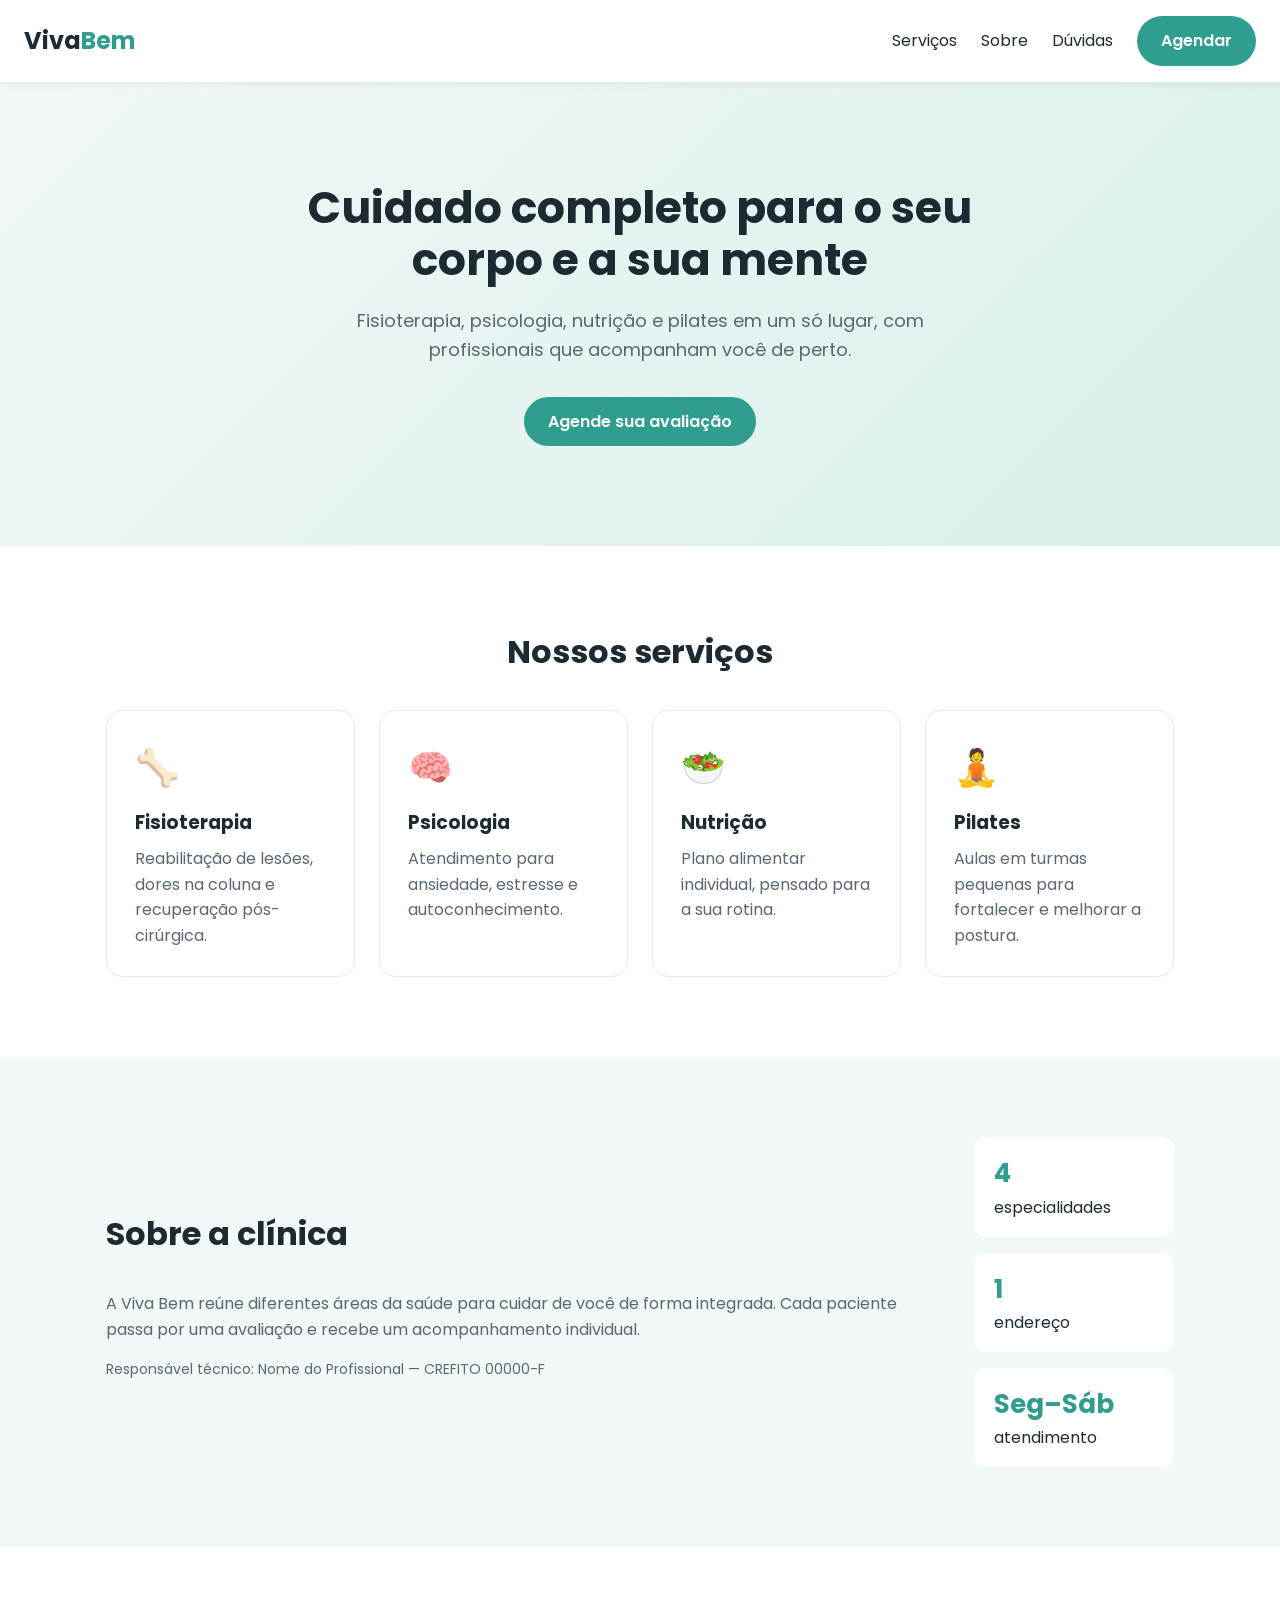
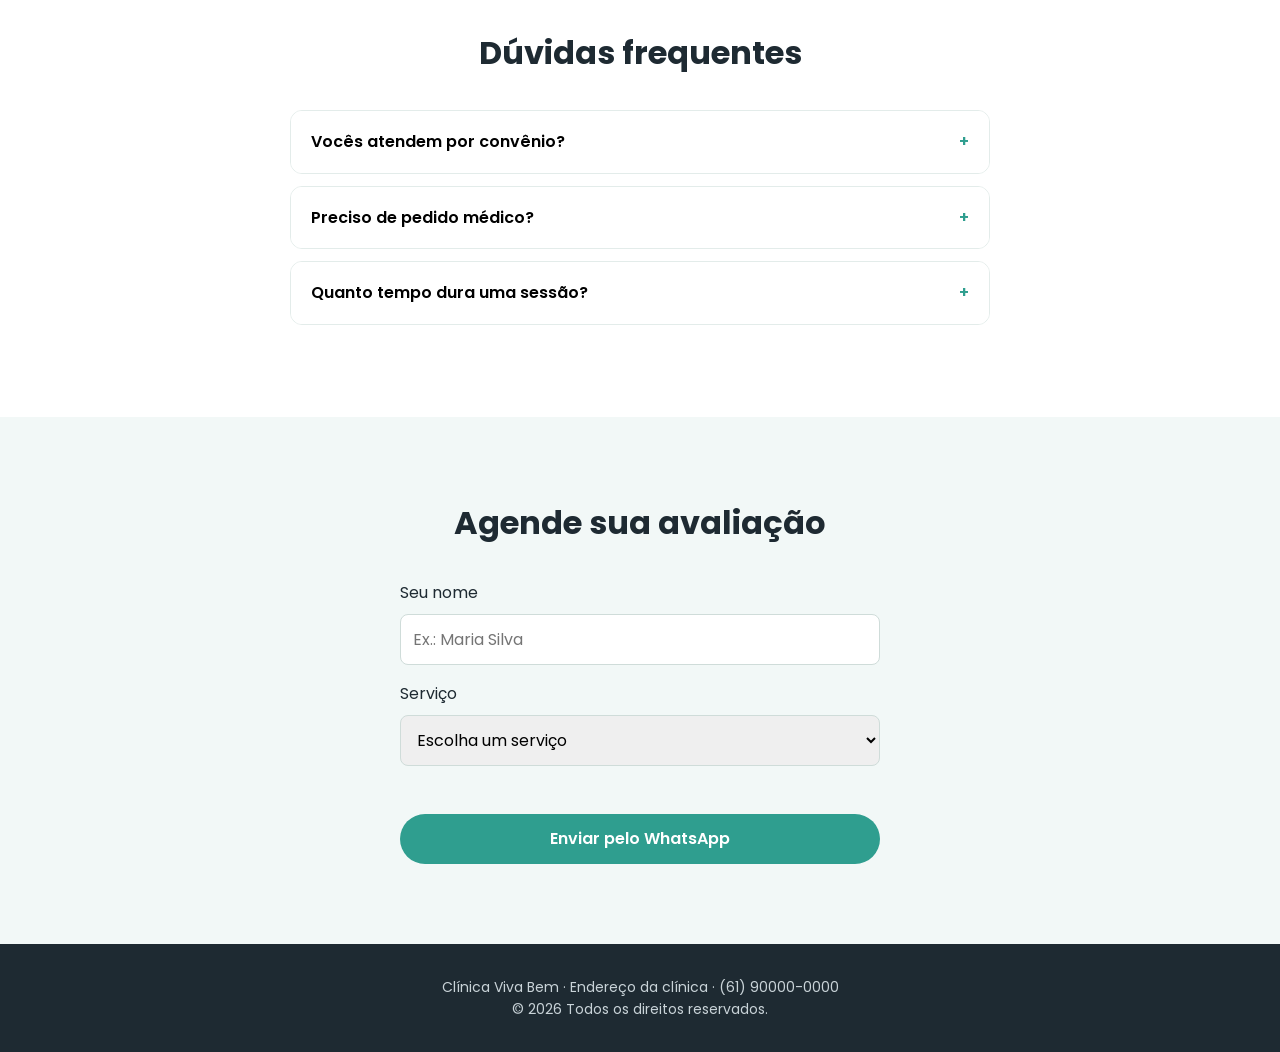
<file: clinica/index.html>
<!DOCTYPE html>
<html lang="pt-br">
<head>
    <meta charset="UTF-8">
    <meta name="viewport" content="width=device-width, initial-scale=1.0">
    <title>Clínica Viva Bem</title>
    <meta name="description" content="Fisioterapia, psicologia, nutrição e pilates em um só lugar.">
    <link rel="preconnect" href="https://fonts.googleapis.com">
    <link rel="preconnect" href="https://fonts.gstatic.com" crossorigin>
    <link href="https://fonts.googleapis.com/css2?family=Poppins:wght@400;500;600;700&display=swap" rel="stylesheet">
    <link rel="stylesheet" href="./style.css">
</head>
<body>

    <!-- CABEÇALHO: logo + menu -->
    <header class="cabecalho">
        <a href="#inicio" class="logo">Viva<span>Bem</span></a>

        <!-- Botão que só aparece no celular (abre/fecha o menu) -->
        <button class="botao-menu" aria-label="Abrir menu" aria-expanded="false">☰</button>

        <nav class="menu">
            <a href="#servicos">Serviços</a>
            <a href="#sobre">Sobre</a>
            <a href="#duvidas">Dúvidas</a>
            <a href="#contato" class="botao">Agendar</a>
        </nav>
    </header>

    <main>
        <!-- 1. INÍCIO (a "vitrine" do site) -->
        <section id="inicio" class="inicio">
            <div class="container">
                <h1>Cuidado completo para o seu corpo e a sua mente</h1>
                <p>Fisioterapia, psicologia, nutrição e pilates em um só lugar, com profissionais que acompanham você de perto.</p>
                <a href="#contato" class="botao">Agende sua avaliação</a>
            </div>
        </section>

        <!-- 2. SERVIÇOS: cada serviço é um "card" -->
        <section id="servicos" class="secao">
            <div class="container">
                <h2>Nossos serviços</h2>
                <div class="cards">
                    <article class="card">
                        <span class="icone">🦴</span>
                        <h3>Fisioterapia</h3>
                        <p>Reabilitação de lesões, dores na coluna e recuperação pós-cirúrgica.</p>
                    </article>
                    <article class="card">
                        <span class="icone">🧠</span>
                        <h3>Psicologia</h3>
                        <p>Atendimento para ansiedade, estresse e autoconhecimento.</p>
                    </article>
                    <article class="card">
                        <span class="icone">🥗</span>
                        <h3>Nutrição</h3>
                        <p>Plano alimentar individual, pensado para a sua rotina.</p>
                    </article>
                    <article class="card">
                        <span class="icone">🧘</span>
                        <h3>Pilates</h3>
                        <p>Aulas em turmas pequenas para fortalecer e melhorar a postura.</p>
                    </article>
                </div>
            </div>
        </section>

        <!-- 3. SOBRE -->
        <section id="sobre" class="secao secao-clara">
            <div class="container sobre">
                <div>
                    <h2>Sobre a clínica</h2>
                    <p>A Viva Bem reúne diferentes áreas da saúde para cuidar de você de forma integrada. Cada paciente passa por uma avaliação e recebe um acompanhamento individual.</p>
                    <p class="responsavel">Responsável técnico: Nome do Profissional — CREFITO 00000-F</p>
                </div>
                <ul class="numeros">
                    <li><strong>4</strong> especialidades</li>
                    <li><strong>1</strong> endereço</li>
                    <li><strong>Seg–Sáb</strong> atendimento</li>
                </ul>
            </div>
        </section>

        <!-- 4. DÚVIDAS (o JavaScript abre/fecha as respostas) -->
        <section id="duvidas" class="secao">
            <div class="container">
                <h2>Dúvidas frequentes</h2>
                <div class="pergunta">
                    <button class="pergunta-titulo">Vocês atendem por convênio?</button>
                    <p class="pergunta-resposta">Atendemos particular e emitimos recibo para você pedir reembolso ao seu plano.</p>
                </div>
                <div class="pergunta">
                    <button class="pergunta-titulo">Preciso de pedido médico?</button>
                    <p class="pergunta-resposta">Para fisioterapia, o ideal é trazer. Para as outras áreas, não é obrigatório.</p>
                </div>
                <div class="pergunta">
                    <button class="pergunta-titulo">Quanto tempo dura uma sessão?</button>
                    <p class="pergunta-resposta">Em média 50 minutos, dependendo da especialidade.</p>
                </div>
            </div>
        </section>

        <!-- 5. CONTATO: o formulário monta uma mensagem e abre o WhatsApp -->
        <section id="contato" class="secao secao-clara">
            <div class="container">
                <h2>Agende sua avaliação</h2>
                <form class="formulario" id="formulario">
                    <label for="nome">Seu nome</label>
                    <input type="text" id="nome" placeholder="Ex.: Maria Silva">

                    <label for="servico">Serviço</label>
                    <select id="servico">
                        <option value="">Escolha um serviço</option>
                        <option>Fisioterapia</option>
                        <option>Psicologia</option>
                        <option>Nutrição</option>
                        <option>Pilates</option>
                    </select>

                    <p class="erro" id="erro"></p>
                    <button type="submit" class="botao">Enviar pelo WhatsApp</button>
                </form>
            </div>
        </section>
    </main>

    <footer class="rodape">
        <p>Clínica Viva Bem · Endereço da clínica · (61) 90000-0000</p>
        <p>© <span id="ano"></span> Todos os direitos reservados.</p>
    </footer>

    <script src="./script.js"></script>
</body>
</html>
</file>
<file: clinica/style.css>
/* ===== Cores e medidas reutilizáveis (variáveis CSS) ===== */
:root {
   --verde: #2f9e8f;
   --verde-escuro: #1f6f64;
   --texto: #1e2a32;
   --cinza: #5b6670;
   --fundo-claro: #f2f8f7;
   --branco: #ffffff;
}

* {
   box-sizing: border-box;
   margin: 0;
   padding: 0;
}

html {
   scroll-behavior: smooth; /* rolagem suave ao clicar no menu */
}

body {
   font-family: "Poppins", sans-serif;
   color: var(--texto);
   background: var(--branco);
   line-height: 1.6;
}

/* Limita a largura do conteúdo e centraliza */
.container {
   max-width: 1100px;
   margin: 0 auto;
   padding: 0 16px;
}

.botao {
   display: inline-block;
   background: var(--verde);
   color: var(--branco);
   padding: 12px 24px;
   border: none;
   border-radius: 999px;
   font: inherit;
   font-weight: 600;
   text-decoration: none;
   cursor: pointer;
   transition: background 0.2s;
}

.botao:hover {
   background: var(--verde-escuro);
}

/* ===== Cabeçalho ===== */
.cabecalho {
   position: sticky; /* fica "grudado" no topo ao rolar */
   top: 0;
   z-index: 10;
   display: flex;
   align-items: center;
   justify-content: space-between;
   padding: 16px 24px;
   background: var(--branco);
   box-shadow: 0 2px 8px rgba(0, 0, 0, 0.06);
}

.logo {
   font-size: 24px;
   font-weight: 700;
   color: var(--texto);
   text-decoration: none;
}

.logo span {
   color: var(--verde);
}

.menu {
   display: flex;
   align-items: center;
   gap: 24px;
}

.menu a:not(.botao) {
   color: var(--texto);
   text-decoration: none;
}

.menu a:not(.botao):hover {
   color: var(--verde);
}

.botao-menu {
   display: none; /* escondido no computador */
   background: none;
   border: none;
   font-size: 28px;
   cursor: pointer;
}

/* ===== Início ===== */
.inicio {
   background: linear-gradient(135deg, var(--fundo-claro), #d8efeb);
   padding: 100px 0;
   text-align: center;
}

.inicio h1 {
   font-size: 44px;
   line-height: 1.2;
   max-width: 750px;
   margin: 0 auto 20px;
}

.inicio p {
   color: var(--cinza);
   font-size: 18px;
   max-width: 600px;
   margin: 0 auto 32px;
}

/* ===== Seções ===== */
.secao {
   padding: 80px 0;
}

.secao-clara {
   background: var(--fundo-claro);
}

.secao h2 {
   font-size: 32px;
   margin-bottom: 32px;
   text-align: center;
}

/* ===== Cards de serviços (grid) ===== */
.cards {
   display: grid;
   grid-template-columns: repeat(auto-fit, minmax(230px, 1fr));
   gap: 24px;
}

.card {
   background: var(--branco);
   border: 1px solid #e3ecea;
   border-radius: 16px;
   padding: 28px;
   transition: transform 0.2s, box-shadow 0.2s;
}

.card:hover {
   transform: translateY(-4px);
   box-shadow: 0 10px 24px rgba(0, 0, 0, 0.08);
}

.icone {
   font-size: 36px;
}

.card h3 {
   margin: 12px 0 8px;
}

.card p {
   color: var(--cinza);
}

/* ===== Sobre ===== */
.sobre {
   display: flex;
   gap: 48px;
   align-items: center;
}

.sobre h2 {
   text-align: left;
}

.sobre p {
   color: var(--cinza);
   margin-bottom: 16px;
}

.responsavel {
   font-size: 14px;
}

.numeros {
   list-style: none;
   display: flex;
   flex-direction: column;
   gap: 16px;
   min-width: 200px;
}

.numeros li {
   background: var(--branco);
   border-radius: 12px;
   padding: 16px 20px;
}

.numeros strong {
   display: block;
   font-size: 26px;
   color: var(--verde);
}

/* ===== Dúvidas ===== */
.pergunta {
   max-width: 700px;
   margin: 0 auto 12px;
   border: 1px solid #e3ecea;
   border-radius: 12px;
   overflow: hidden;
}

.pergunta-titulo {
   width: 100%;
   text-align: left;
   background: var(--branco);
   border: none;
   padding: 18px 20px;
   font: inherit;
   font-weight: 600;
   cursor: pointer;
}

.pergunta-titulo::after {
   content: "+";
   float: right;
   color: var(--verde);
}

.pergunta-resposta {
   display: none; /* começa fechada */
   padding: 0 20px 18px;
   color: var(--cinza);
}

/* Quando o JS coloca a classe "aberta", a resposta aparece */
.pergunta.aberta .pergunta-resposta {
   display: block;
}

.pergunta.aberta .pergunta-titulo::after {
   content: "−";
}

/* ===== Formulário ===== */
.formulario {
   max-width: 480px;
   margin: 0 auto;
   display: flex;
   flex-direction: column;
   gap: 8px;
}

.formulario input,
.formulario select {
   padding: 12px;
   border: 1px solid #cfdcd9;
   border-radius: 8px;
   font: inherit;
   margin-bottom: 8px;
}

.erro {
   color: #c0392b;
   min-height: 24px;
}

/* ===== Rodapé ===== */
.rodape {
   background: var(--texto);
   color: #c9d3d8;
   text-align: center;
   padding: 32px 16px;
   font-size: 14px;
}

/* ===== Celular (telas até 700px) ===== */
@media (max-width: 700px) {
   .botao-menu {
      display: block;
   }

   /* O menu vira uma lista escondida embaixo do cabeçalho */
   .menu {
      display: none;
      position: absolute;
      top: 100%;
      left: 0;
      right: 0;
      flex-direction: column;
      background: var(--branco);
      padding: 16px;
      box-shadow: 0 8px 16px rgba(0, 0, 0, 0.08);
   }

   /* O JS coloca a classe "aberto" para mostrar o menu */
   .menu.aberto {
      display: flex;
   }

   .inicio {
      padding: 60px 0;
   }

   .inicio h1 {
      font-size: 30px;
   }

   .sobre {
      flex-direction: column;
   }

   .numeros {
      flex-direction: row;
      flex-wrap: wrap;
   }
}
</file>
